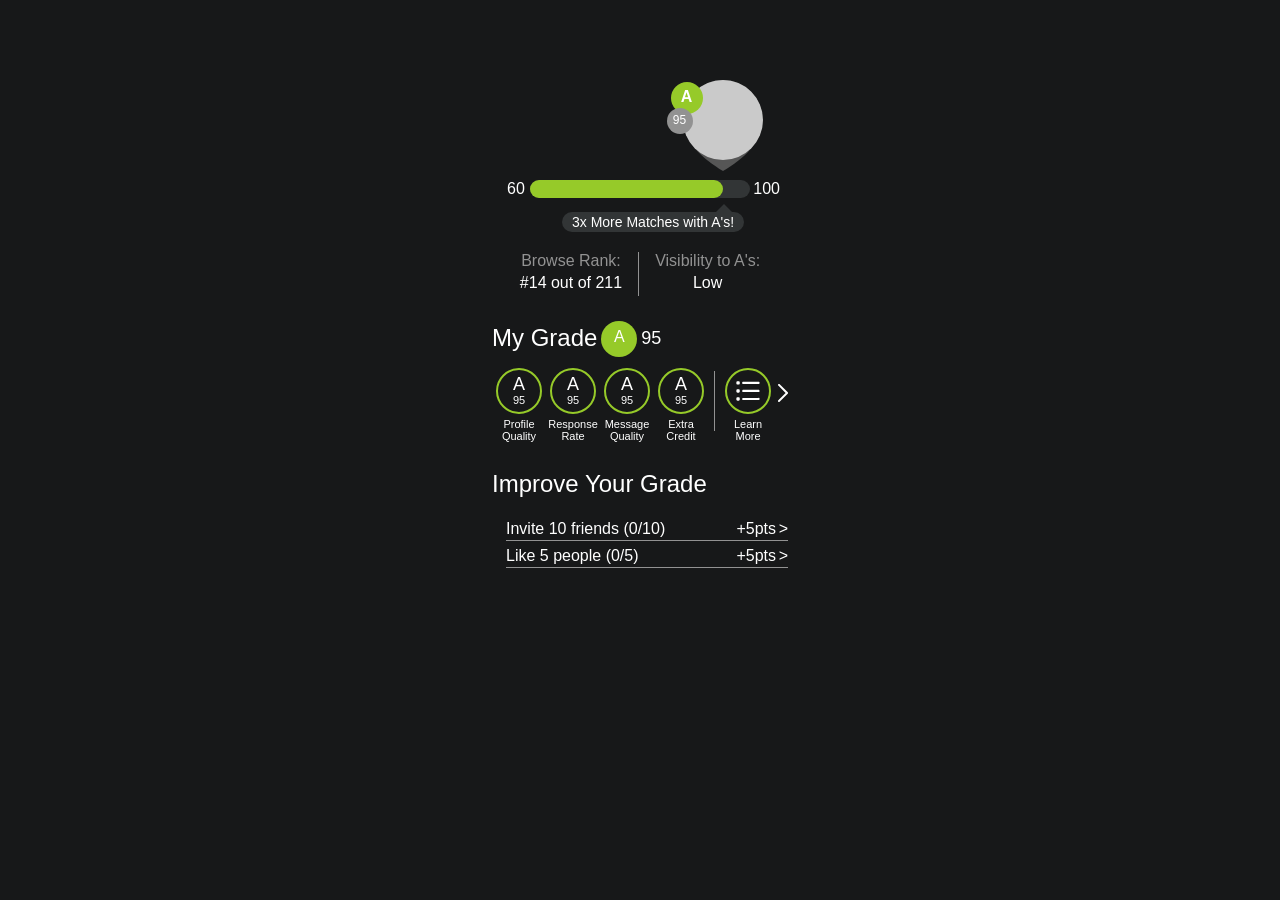
<file: index.html>
<!DOCTYPE html>
<html lang="en">
<head>
	<meta charset="UTF-8">
	<title>My Grade</title>
	<meta name="viewport" content="width=device-width, initial-scale=1.0, maximum-scale=1.0, minimum-scale=1.0">

</head>
<link rel="stylesheet" type="text/css" href="style.css">
<script type="text/javascript" src="js/jquery-1.11.2.min.js"></script>
<script type="text/javascript" src="js/script.js"></script>

<body>
	<div class="container">
		<div class="grade-meter">
			<div class="fill">
				<div class="indicator" data-score="95" data-grade="A">
					<div class="profile-pic"></div>
					<div class="pointer">
						<svg version="1.1" id="indicator" xmlns="http://www.w3.org/2000/svg" xmlns:xlink="http://www.w3.org/1999/xlink" x="0px" y="0px"
							 viewBox="0 0 80 91" enable-background="new 0 0 80 91" xml:space="preserve">
						<path fill-rule="evenodd" clip-rule="evenodd" fill="#565656" d="M40,0c21.8,0,39.5,17.8,39.5,39.9c0,22-19,39-39.5,51.1
							C19,78.1,0.5,61.9,0.5,39.9C0.5,17.8,18.2,0,40,0z"/>
						<path display="none" fill-rule="evenodd" clip-rule="evenodd" fill="#D8D8D8" d="M40-0.2c22.1,0,40,17.9,40,40s-17.9,40-40,40
							S0,61.9,0,39.8S17.9-0.2,40-0.2z"/>
						</svg>
					</div>
				</div>
			</div>
		</div>
		<div class="match-a">
			3x More Matches with A's!
		</div>
		<div class="stats">
			<table cellpadding="0" cellspacing="0" border="0">
				<tr>
					<th>Browse Rank:</th>
					<th>Visibility to A's:</th>
				</tr>
				<tr>
					<td class="rank">#14 out of 211</td>
					<td class="visibility">Low</td>
				</tr>
			</table>
		</div>
		<div class="breakdown">
			<h1 data-grade="A" data-score="95">My Grade</h1>
			<div class="row">
				<div class="profile grade-block">
					<div class="grade-circle">
						<span class="grade">A</span>
						<span class="score">95</span>
					</div>
					Profile<br>Quality
				</div>
				<div class="response grade-block">
					<div class="grade-circle">
						<span class="grade">A</span>
						<span class="score">95</span>
					</div>
					Response<br>Rate
				</div>
				<div class="message grade-block">
					<div class="grade-circle">
						<span class="grade">A</span>
						<span class="score">95</span>
					</div>
					Message<br>Quality
				</div>
				<div class="extra grade-block">
					<div class="grade-circle">
						<span class="grade">A</span>
						<span class="score">95</span>
					</div>
					Extra<br>Credit
				</div>
				<div class="divider"></div>
				<div class="learn grade-block">
					<div class="grade-circle">
						<svg width="24" height="24" version="1.1" id="learn-more-icon" xmlns="http://www.w3.org/2000/svg" xmlns:xlink="http://www.w3.org/1999/xlink" x="0px" y="0px"
							 viewBox="0 0 32 32" enable-background="new 0 0 32 32" xml:space="preserve">
						<g>
							<path fill="#FFFFFF" d="M2,4.8c-0.4,0-0.8-0.1-1.1-0.4S0.5,3.7,0.5,3.3V1.8c0-0.4,0.1-0.8,0.4-1.1S1.6,0.2,2,0.2h1.5
								c0.4,0,0.8,0.1,1.1,0.4S5,1.3,5,1.8v1.5c0,0.4-0.1,0.8-0.4,1.1S3.9,4.8,3.5,4.8H2z M2,15.5c-0.4,0-0.8-0.1-1.1-0.4
								c-0.3-0.3-0.4-0.7-0.4-1.1v-1.5c0-0.4,0.1-0.8,0.4-1.1C1.2,11.1,1.6,11,2,11h1.5c0.4,0,0.8,0.1,1.1,0.4C4.9,11.7,5,12.1,5,12.5V14
								c0,0.4-0.1,0.8-0.4,1.1c-0.3,0.3-0.6,0.4-1.1,0.4H2z M2,26.2c-0.4,0-0.8-0.1-1.1-0.4c-0.3-0.3-0.4-0.7-0.4-1.1v-1.5
								c0-0.4,0.1-0.8,0.4-1.1s0.7-0.4,1.1-0.4h1.5c0.4,0,0.8,0.1,1.1,0.4S5,22.8,5,23.2v1.5c0,0.4-0.1,0.8-0.4,1.1
								c-0.3,0.3-0.6,0.4-1.1,0.4H2z M9.7,4C9.3,4,8.9,3.9,8.6,3.6S8.2,2.9,8.2,2.5s0.1-0.8,0.4-1.1S9.3,1,9.7,1H30c0.4,0,0.8,0.1,1.1,0.4
								s0.4,0.7,0.4,1.1S31.3,3.3,31,3.6S30.4,4,30,4H9.7z M9.7,14.8c-0.4,0-0.8-0.1-1.1-0.4c-0.3-0.3-0.4-0.7-0.4-1.1
								c0-0.4,0.1-0.8,0.4-1.1c0.3-0.3,0.6-0.4,1-0.4H30c0.4,0,0.8,0.1,1.1,0.4c0.3,0.3,0.4,0.7,0.4,1.1c0,0.4-0.1,0.8-0.4,1.1
								c-0.3,0.3-0.6,0.4-1.1,0.4H9.7z M30,22.4c0.4,0,0.8,0.1,1.1,0.4s0.4,0.7,0.4,1.1c0,0.4-0.1,0.8-0.4,1.1s-0.6,0.4-1.1,0.4H9.7
								c-0.4,0-0.8-0.1-1.1-0.4S8.2,24.4,8.2,24c0-0.4,0.1-0.8,0.4-1.1s0.6-0.4,1-0.4H30z"/>
						</g>
						</svg>
					</div>
					Learn More
				</div>
				<div class="arrow">
					<svg version="1.1" id="arrow" xmlns="http://www.w3.org/2000/svg" xmlns:xlink="http://www.w3.org/1999/xlink" x="0px" y="0px"
						 viewBox="0 0 10 18" enable-background="new 0 0 10 18" xml:space="preserve">
					<g>
						<path fill="#ffffff" d="M7.6,9L0.3,1.6C0.1,1.4,0,1.2,0,0.9s0.1-0.5,0.3-0.7C0.4,0.1,0.5,0.1,0.6,0S0.9-0.1,1-0.1c0.1,0,0.3,0,0.4,0.1
							s0.2,0.1,0.3,0.2l8.1,8C9.8,8.4,9.9,8.5,10,8.6C10,8.7,10,8.8,10,9c0,0.1,0,0.2-0.1,0.4S9.8,9.6,9.7,9.7l-8.1,8.1
							C1.5,17.9,1.3,18,1,18s-0.5-0.1-0.7-0.3S0,17.3,0,17s0.1-0.5,0.3-0.7L7.6,9z"/>
					</g>
					</svg>
				</div>
			</div>
		</div>
		<div class="improve">
			<h1>Improve Your Grade</h1>
			<ul>
				<li id="invite">Invite 10 friends (<span class="completion">0/10</span>)<span class="points">+5pts</span></li>
				<li id="like">Like 5 people (<span class="completion">0/5</span>)<span class="points">+5pts</span></li>
			</ul>
		</div>
	</div>
</body>
</html>
</file>
<file: style.css>
/* colors:

bg: 171819;
Grey 2: 1e2021;
Green: 96ca29 
*/


/* Reset */
html, body, div {margin: 0; padding: 0;}
div, :before, :after{box-sizing: border-box;}

/* general styles */
body {
	background: #171819;
	font-family: "Helvetica Neue",Helvetica,Arial,sans-serif;
	-webkit-font-smoothing: antialiased;
	font-smoothing: antialiased;
	padding: 180px 0 20px 0;

}

.container {
	width: 320px;
	margin: auto;
	padding: 0 12px;
}

h1{
	color: #fff;
	font-size: 24px;
	font-weight: 200;
	position: relative;
	display: inline-block;
}

/* Meter Styles */
.grade-meter{
	height: 18px;
	width: 220px;
	position: relative;
	background: #323536;
	-webkit-border-radius: 25px;
	-moz-border-radius: 25px;
	-ms-border-radius: 25px;
	-o-border-radius: 25px;
	border-radius: 25px;
	margin: auto;
	-webkit-transform: translate3d(0, 0, 0);
}

.grade-meter:before{
	content: "60";
	position: absolute;
	top:0;
	left: -23px;
	color: #fff;
}

.grade-meter:after{
	content: "100";
	position: absolute;
	top: 0;
	right: -30px;
	color: #fff;
}

.fill {
	display: block;
	position: relative;
	background: #96ca29;
	-webkit-border-radius: 25px;
	-moz-border-radius: 25px; 
	-ms-border-radius: 25px;
	-o-border-radius: 25px;
	border-radius: 25px;
	height: 100%;
	width: 0%;
	-webkit-transform: translate3d(0, 0, 0);
}

.indicator{
	position: absolute;
	width: 80px;
	height: 91px;
	right: -40px;
	top: -100px;
	-webkit-transform: translate3d(0, 0, 0);
	-webkit-transform-style: preserve-3d;
	transform-style: preserve-3d;

}

.profile-pic{
	position: absolute;
	top: 0;
	left: 0;
	width: 80px;
	height: 80px;
	-webkit-border-radius: 50%;
	-moz-border-radius: 50%;
	-ms-border-radius: 50%;
	-o-border-radius: 50%;
	border-radius: 50%;
	background: #cacaca;
	z-index: 2;
}

/* grade styling */

.indicator:before{
	content: attr(data-grade);
	width: 32px;
	height: 32px;
	position: absolute;
	top: 2px;
	left:-12px;
	-webkit-border-radius: 50%;
	-moz-border-radius: 50%;
	-ms-border-radius: 50%;
	-o-border-radius: 50%;
	border-radius: 50%;
	background: #96ca29;
	padding-top: 6px;
	text-align: center;
	color: #fff;
	font-size: 16px;
	font-weight: 700;
	z-index: 3;
}

/* score styling */

.indicator:after{
	content: attr(data-score);
	width: 26px;
	height: 26px;
	position: absolute;
	top: 28px;
	left: -16px;
	-webkit-border-radius: 50%;
	-moz-border-radius: 50%;
	-ms-border-radius: 50%;
	-o-border-radius: 50%;
	border-radius: 50%;
	background: #929292;
	text-align: center;
	color: #fff;
	font-size: 12px;
	font-weight: 300;
	padding-top: 5px;
	z-index: 4;

}

.pointer{
	position: absolute;
	top: 0;
	left: 0;
	width: 80px;
	height: 91px;
	z-index: 1;
}

.match-a{
	color: #fff;
	background: #323536;
	padding: 2px 10px;
	display: inline-block;
	-webkit-border-radius: 10px;
	-moz-border-radius: 10px;
	-ms-border-radius: 10px;
	-o-border-radius: 10px;
	border-radius: 10px;
	margin: 14px 0 0 70px;
	font-size: 14px;
	font-weight: 200;
	position: relative;
}

.match-a:after{
	content: '';
	position: absolute;
	top: -8px;
	right: 12px;
	display: block;
	width: 0; 
	height: 0; 
	border-left: 8px solid transparent;
	border-right: 8px solid transparent;
	border-bottom: 8px solid #323536;
}


/* stats styles */

table {

	text-align: center;
	margin: 20px auto 0;
}


td {
	padding: 4px 16px;
	font-weight: 500;
	color: #fff;
}

th {
	padding: 0 16px;
	font-weight: 200;
	color: #929292;
}

td:first-child, th:first-child{
	border-right: 1px solid #929292;
}


/* breakdown styles */

.breakdown{
	margin: 12px 0 0 0;
}



.breakdown h1:before{
	content: attr(data-grade);
	display: block;
	position: absolute;
	top: -3px;
	right: -40px;
	color: #fff;
	padding-top: 7px;
	text-align: center;
	font-weight: 500;
	font-size: 16px;
	width: 36px;
	height: 36px;
	background: #96ca29;
	-webkit-border-radius: 50%;
	-moz-border-radius: 50%;
	-ms-border-radius: 50%;
	-o-border-radius: 50%;
	border-radius: 50%;
}

.breakdown h1:after{
	content: attr(data-score);
	display: block;
	font-weight: 200;
	font-size: 18px;
	color: #fff;
	position: absolute;
	top: 4px;
	right: -64px;
	clear: both;
}

.row:before,.row:after{
	content: "";
	display: table;
}

.row:after{
	clear:both;
}

.grade-block{
	color: #fff;
	text-align: center;
	font-size: 11px;
	vertical-align: top;
	width: 54px;
	float: left;
}


.grade-circle{
	width: 46px;
	height: 46px;
	border: 2px solid #96ca29;
	-webkit-border-radius: 50%;
	-moz-border-radius: 50%;
	-ms-border-radius: 50%;
	-o-border-radius: 50%;
	border-radius: 50%;
	margin: 0 auto 4px;
	padding-top: 6px;
	line-height: 16px;
}

.grade-circle>span{
	display: block;
	margin: auto;
}

.grade-circle>.grade{
	font-size: 18px;
	font-weight: 500;
}

.grade-circle>svg{
	margin-top: 5px;
}

.divider {
	width: 1px;
	height: 60px;
	background: #929292;
	float:left;
	margin: 3px 6px 0;
}


.arrow{
	width: 10px;
	height: 18px;
	padding-top: 16px;
	float: right;
}

/* improve section */
.improve {
	margin: 12px 0 0 0;
}

.improve>ul{
	color: #fff;
	list-style: none;
	font-size: 16px;
	font-weight: 200;
	padding: 0 0 0 14px;
	margin: 0;


}

.improve>ul>li{
	margin: 6px 0 0 0;
	padding: 0px 12px 2px 0;
	border-bottom: 1px solid #929292;
	position: relative;

}

.improve>ul>li:after{
	content: '>';
	font-size: 16px;
	color: #fff;
	font-weight: 200;
	position: absolute;
	top:0;
	right:0;
}

.improve>ul>li>.points{
	float: right;
}

/* transitions */

.fill {
	-webkit-transition: width 1s; /* safari */
    transition: width 1s cubic-bezier(0.445, 0.050, 0.550, 0.950);
}
</file>
